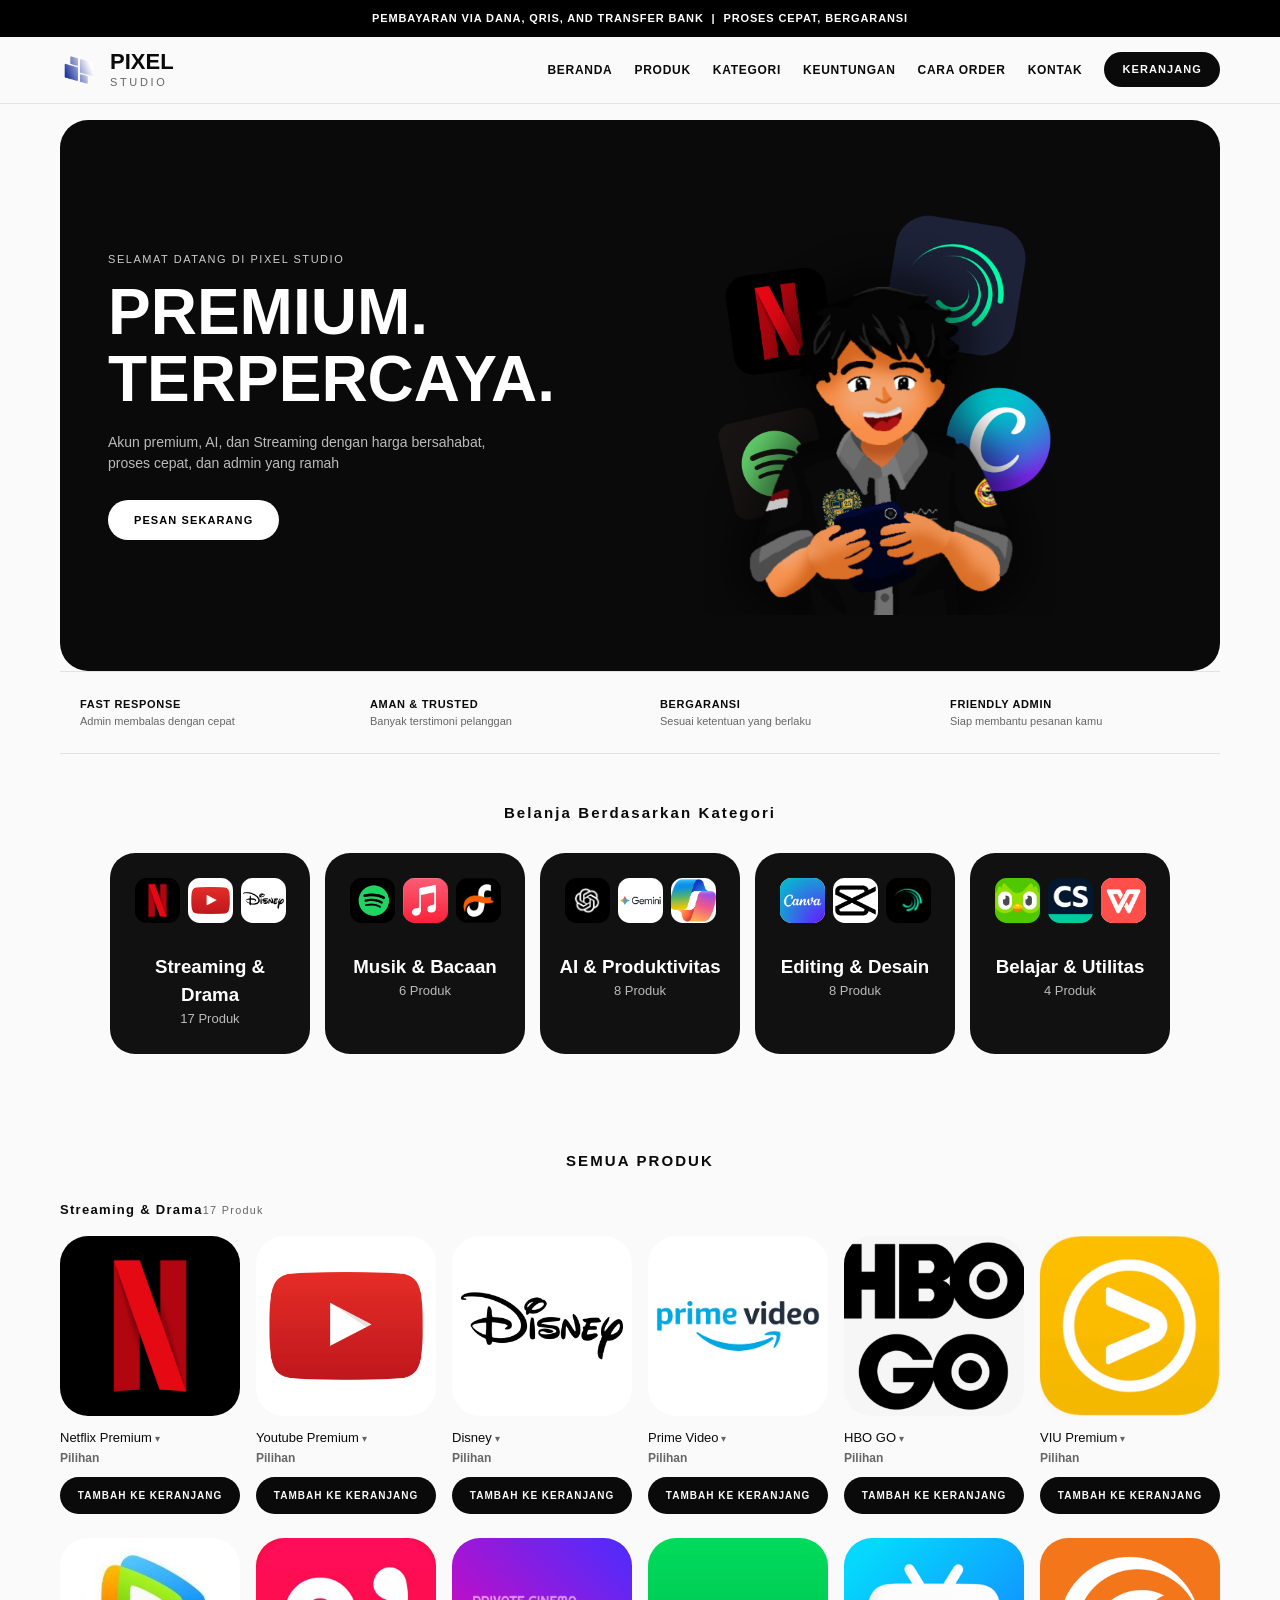
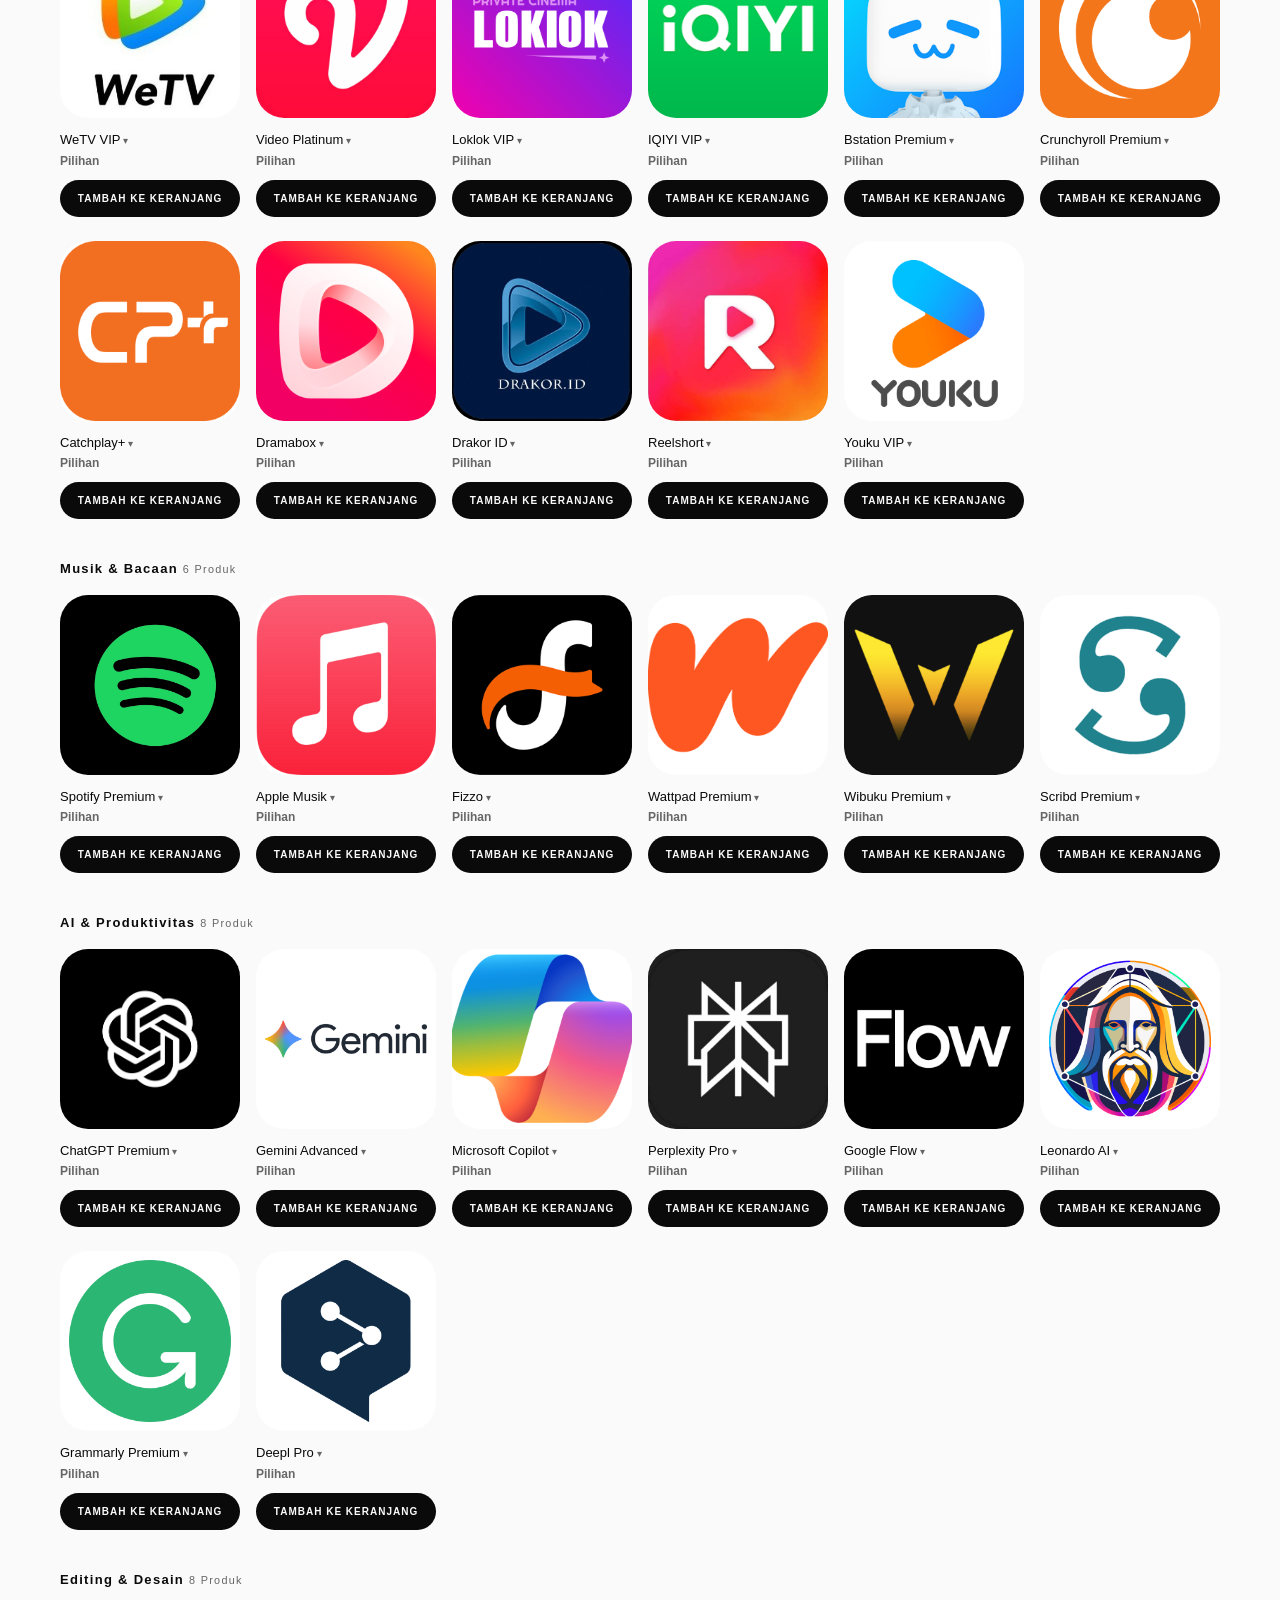
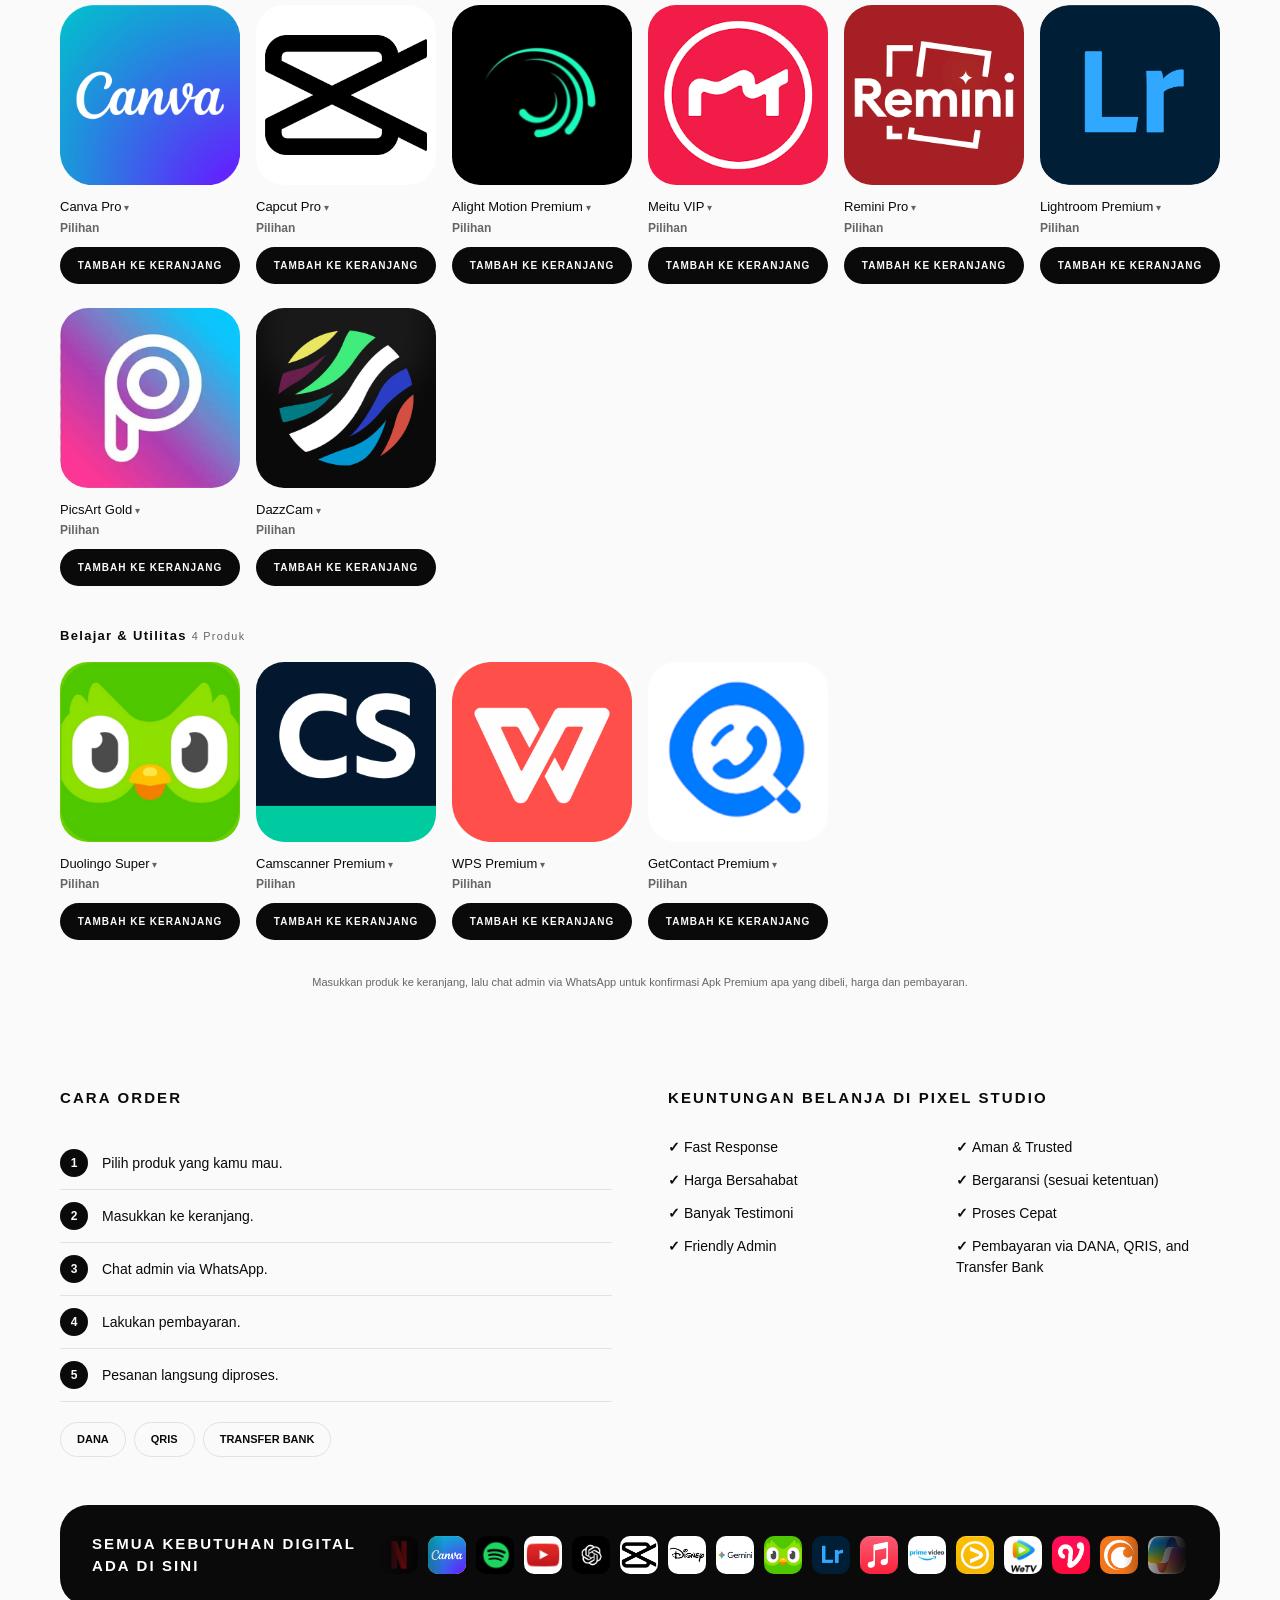
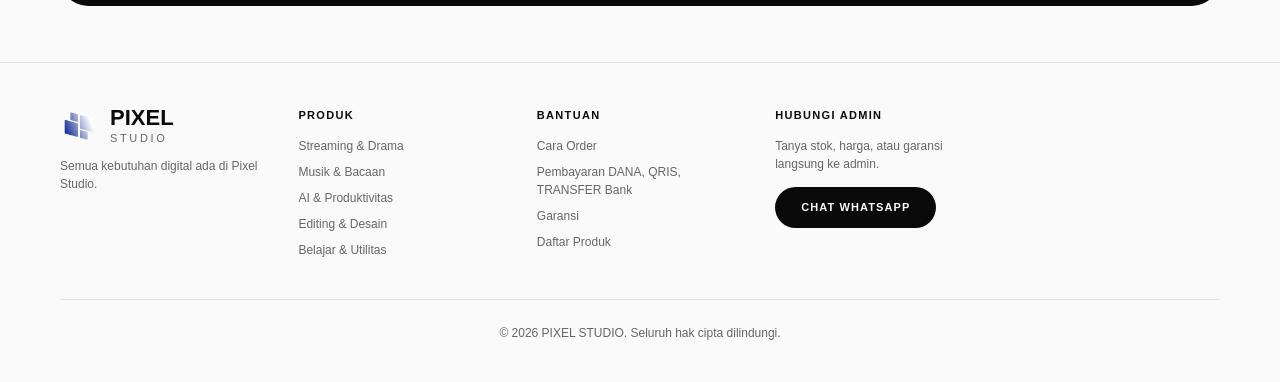
<file: pixel_studio.html>
<!DOCTYPE html>
<html lang="id">
<head>
    <meta charset="UTF-8">
    <meta name="viewport" content="width=device-width, initial-scale=1.0">
    <title>Pixel Studio - Akun Premium & Aplikasi Digital</title>
    <link rel="icon" type="png" href="img/logo-toko.png">
    <link rel="stylesheet" href="desain.css">
</head>
<body id="atas">
    <p class="topbar">PEMBAYARAN VIA DANA, QRIS, AND TRANSFER BANK &nbsp;|&nbsp; PROSES CEPAT, BERGARANSI</p>
    <input type="checkbox" id="buka-keranjang">
    <header>
        <a href="#atas" class="brand">
            <img src="img/logo-toko.png" alt="Pixel Studio">
            <b>PIXEL<small>STUDIO</small></b>
        </a>
        <nav>
            <a href="#atas">BERANDA</a>
            <a href="#produk">PRODUK</a>
            <a href="#kategori">KATEGORI</a>
            <a href="#keuntungan">KEUNTUNGAN</a>
            <a href="#order">CARA ORDER</a>
            <a href="#kontak">KONTAK</a>
            <label for="buka-keranjang">KERANJANG</label>
        </nav>
    </header>
    <main>
        <!--TAMPILAN UTAMA-->
        <section class="banner">
            <div>
                <p class="kicker">SELAMAT DATANG DI PIXEL STUDIO</p>
                <h1>PREMIUM.<br>TERPERCAYA.</h1>
                <p>Akun premium, AI, dan Streaming dengan harga bersahabat, proses cepat, dan admin yang ramah</p>
                <a class="btn putih" href="#produk">PESAN SEKARANG</a>
            </div>
            <div class="collage">
                <img src="img/Desain.png" alt="Karakter Pixel Studio">
            </div>
        </section>
        <!--KEUNTUNGAN-->
        <section class="fitur" id="keuntungan">
            <div>
                <h3>FAST RESPONSE</h3>
                <p>Admin membalas dengan cepat</p>
            </div>
            <div>
                <h3>AMAN & TRUSTED</h3>
                <p>Banyak terstimoni pelanggan</p>
            </div>
            <div>
                <h3>BERGARANSI</h3>
                <p>Sesuai ketentuan yang berlaku</p>
            </div>
            <div>
                <h3>FRIENDLY ADMIN</h3>
                <p>Siap membantu pesanan kamu</p>
            </div>
        </section>
        <!--KATEGORI-->
        <section id="kategori">
            <h2>Belanja Berdasarkan Kategori</h2>
            <div class="kategori">
                <a href="#stream" class="kotak-kategori">
                <div>
                    <img src="img/Netflix.png" alt="netflix">
                    <img src="img/youtube.png" alt="youtube">
                    <img src="img/disney.png" alt="disney">
                </div>
                <h3>Streaming & Drama</h3>
                <p>17 Produk</p>
                </a>
                <a href="#musik" class="kotak-kategori">
                    <div>
                        <img src="img/spotify.jpg" alt="spotify">
                        <img src="img/apple-music.png" alt="Apple Musik">
                        <img src="img/fizzo.png" alt="Fizzo">
                    </div>
                    <h3>Musik & Bacaan</h3>
                    <p>6 Produk</p>
                </a>
                <a href="#ai" class="kotak-kategori">
                    <div>
                        <img src="img/chatgpt.webp" alt="chatgpt">
                        <img src="img/gemini.png" alt="gemini">
                        <img src="img/copilot.png" alt="copilot">
                    </div>
                    <h3>AI & Produktivitas</h3>
                    <p>8 Produk</p>
                </a>
                <a href="#edit" class="kotak-kategori">
                    <div>
                        <img src="img/canva.png" alt="canva">
                        <img src="img/capcut.png" alt="capcut">
                        <img src="img/alight-motion.jpg" alt="alight-motion">
                    </div>
                    <h3>Editing & Desain</h3>
                    <p>8 Produk</p>
                </a>
                <a href="#belajar" class="kotak-kategori">
                    <div>
                        <img src="img/duolingo.png" alt="dualingo">
                        <img src="img/camscanner.png" alt="camscanner">
                        <img src="img/wps.png" alt="wps">
                    </div>
                    <h3>Belajar & Utilitas</h3>
                    <p>4 Produk</p>
                </a>
            </div>
        </section>

        <!--Semua Produk-->
        <section id="produk">
            <h2>SEMUA PRODUK</h2>
            <div id="katalog">
<h3 id="stream">Streaming & Drama<small>17 Produk</small></h3>
<div class="grid">
    <article>
        <input type="checkbox" id="p1" class="pilih">
        <details>
            <summary><img src="img/Netflix.png" alt="netflix premium"><h4>Netflix Premium</h4><p>Pilihan</p></summary>
            <p>3 Hari | 7 Hari <br>1 Bulan | 1 Tahun</p>
        </details>
        <label for="p1"></label>
    </article>
    <article>
        <input type="checkbox" id="p2" class="pilih">
        <details>
            <summary><img src="img/youtube.png" alt="youtube premium"><h4>Youtube Premium</h4><p>Pilihan</p></summary>
            <p>1 Bulan | 1 Tahun</p>
        </details>
        <label for="p2"></label>
    </article>
    <article>
        <input type="checkbox" id="p3" class="pilih">
        <details>
            <summary><img src="img/disney.png" alt="disney"><h4>Disney</h4><p>Pilihan</p></summary>
            <p>isi Deskripsi</p>
        </details>
        <label for="p3"></label>
    </article>
    <article>
        <input type="checkbox" id="p4" class="pilih">
        <details>
            <summary><img src="img/prime-video.png" alt="prime-video"><h4>Prime Video</h4><p>Pilihan</p></summary>
            <p>1 Bulan | 6 Bulan <br> 1 Tahun</p>
        </details>
        <label for="p4"></label>
    </article>
    <article>
        <input type="checkbox" id="p5" class="pilih">
        <details>
            <summary><img src="img/hbo-go.png" alt="hbo go"><h4>HBO GO</h4><p>Pilihan</p></summary>
            <p>1 Bulan | 1 Tahun</p>
        </details>
        <label for="p5"></label>
    </article>
    <article>
        <input type="checkbox" id="p6" class="pilih">
        <details>
            <summary><img src="img/viu.png" alt="viu premium"><h4>VIU Premium</h4><p>Pilihan</p></summary>
            <p>1 Bulan | 1 Tahun</p>
        </details>
        <label for="p6"></label>
    </article>
    <article>
        <input type="checkbox" id="p7" class="pilih">
        <details>
            <summary><img src="img/wetv.jpg" alt="wetv vip"><h4>WeTV VIP</h4><p>Pilihan</p></summary>
            <p>1 Bulan | 1 Tahun</p>
        </details>
        <label for="p7"></label>
    </article>
    <article>
        <input type="checkbox" id="p8" class="pilih">
        <details>
            <summary><img src="img/vidio.png" alt="vidio platinum"><h4>Video Platinum</h4><p>Pilihan</p></summary>
            <p>1 Bulan | 1 Tahun</p>
        </details>
        <label for="p8"></label>
    </article>
    <article>
        <input type="checkbox" id="p9" class="pilih">
        <details>
            <summary><img src="img/loklok.png" alt="loklok VIP"><h4>Loklok VIP</h4><p>Pilihan</p></summary>
            <p>1 Bulan | 1 Tahun</p>
        </details>
        <label for="p9"></label>
    </article>
    <article>
        <input type="checkbox" id="p10" class="pilih">
        <details>
            <summary><img src="img/iqiyi.png" alt="iqiyi vip"><h4>IQIYI VIP</h4><p>Pilihan</p></summary>
            <p>1 Bulan | 1 Tahun</p>
        </details>
        <label for="p10"></label>
    </article>
    <article>
        <input type="checkbox" id="p11" class="pilih">
        <details>
            <summary><img src="img/bstation.png" alt="bstation premium"><h4>Bstation Premium</h4><p>Pilihan</p></summary>
            <p>1 Bulan | 1 Tahun</p>
        </details>
        <label for="p11"></label>
    </article>
    <article>
        <input type="checkbox" id="p12" class="pilih">
        <details>
            <summary><img src="img/crunchyroll.png" alt="crunchyroll premium"><h4>Crunchyroll Premium</h4><p>Pilihan</p></summary>
            <p>1 Bulan | 1 Tahun</p>
        </details>
        <label for="p12"></label>
    </article>
    <article>
        <input type="checkbox" id="p13" class="pilih">
        <details>
            <summary><img src="img/catchplay.png" alt="catchplay+"><h4>Catchplay+</h4><p>Pilihan</p></summary>
            <p>1 Bulan | 1 Tahun</p>
        </details>
        <label for="p13"></label>
    </article>
    <article>
        <input type="checkbox" id="p14" class="pilih">
        <details>
            <summary><img src="img/dramabox.image" alt="dramabox"><h4>Dramabox</h4><p>Pilihan</p></summary>
            <p>1 Bulan | 1 Tahun</p>
        </details>
        <label for="p14"></label>
    </article>
    <article>
        <input type="checkbox" id="p15" class="pilih">
        <details>
            <summary><img src="img/drakor-id.jpg" alt="drakor-id"><h4>Drakor ID</h4><p>Pilihan</p></summary>
            <p>1 Bulan | 1 Tahun</p>
        </details>
        <label for="p15"></label>
    </article>
    <article>
        <input type="checkbox" id="p16" class="pilih">
        <details>
            <summary><img src="img/reelshort.jpg" alt="reelshort"><h4>Reelshort</h4><p>Pilihan</p></summary>
            <p>1 Bulan | 1 Tahun</p>
        </details>
        <label for="p16"></label>
    </article>
    <article>
        <input type="checkbox" id="p17" class="pilih">
        <details>
            <summary><img src="img/youku.png" alt="youku vip"><h4>Youku VIP</h4><p>Pilihan</p></summary>
            <p>1 Bulan | 1 Tahun</p>
        </details>
        <label for="p17"></label>
    </article>
</div>

<h3 id="musik">Musik & Bacaan <small>6 Produk</small></h3>
<div class="grid">
    <article>
        <input type="checkbox" id="p18" class="pilih">
        <details>
            <summary><img src="img/spotify.jpg" alt="spotify premium"><h4>Spotify Premium</h4><p>Pilihan</p></summary>
            <p>1 Bulan | 1 Tahun</p>
        </details>
        <label for="p8"></label>
    </article>
    <article>
        <input type="checkbox" id="p19" class="pilih">
        <details>
            <summary><img src="img/apple-music.png" alt="apple-musik"><h4>Apple Musik</h4><p>Pilihan</p></summary>
            <p>1 Bulan | 1 Tahun</p>
        </details>
        <label for="p19"></label>
    </article>
    <article>
        <input type="checkbox" id="p20" class="pilih">
        <details>
            <summary><img src="img/fizzo.png" alt="fizzo"><h4>Fizzo</h4><p>Pilihan</p></summary>
            <p>1 Bulan | 1 Tahun</p>
        </details>
        <label for="p20"></label>
    </article>
    <article>
        <input type="checkbox" id="p21" class="pilih">
        <details>
            <summary><img src="img/wattpad.png" alt="wattpad premium"><h4>Wattpad Premium</h4><p>Pilihan</p></summary>
            <p>1 Bulan | 1 Tahun</p>
        </details>
        <label for="p21"></label>
    </article>
    <article>
        <input type="checkbox" id="p22" class="pilih">
        <details>
            <summary><img src="img/wibuku.png" alt="wibuku premium"><h4>Wibuku Premium</h4><p>Pilihan</p></summary>
            <p>1 Bulan | 1 Tahun</p>
        </details>
        <label for="p22"></label>
    </article>
    <article>
        <input type="checkbox" id="p23" class="pilih">
        <details>
            <summary><img src="img/scribd.png" alt="scribd premium"><h4>Scribd Premium</h4><p>Pilihan</p></summary>
            <p>1 Bulan | 1 Tahun</p>
        </details>
        <label for="p23"></label>
    </article>
</div>

<h3 id="ai">AI & Produktivitas <small>8 Produk</small></h3>
<div class="grid">
    <article>
        <input type="checkbox" id="p24" class="pilih">
        <details>
            <summary><img src="img/chatgpt.webp" alt="chatgpt premium"><h4>ChatGPT Premium</h4><p>Pilihan</p></summary>
            <p>1 Bulan | 1 Tahun</p>
        </details>
        <label for="p24"></label>
    </article>
    <article>
        <input type="checkbox" id="p25" class="pilih">
        <details>
            <summary><img src="img/gemini.png" alt="Gemini Advanced"><h4>Gemini Advanced</h4><p>Pilihan</p></summary>
            <p>1 Bulan | 1 Tahun</p>
        </details>
        <label for="p25"></label>
    </article>
    <article>
        <input type="checkbox" id="p26" class="pilih">
        <details>
            <summary><img src="img/copilot.png" alt="microsoft copilot"><h4>Microsoft Copilot</h4><p>Pilihan</p></summary>
            <p>1 Bulan | 1 Tahun</p>
        </details>
        <label for="p26"></label>
    </article>
    <article>
        <input type="checkbox" id="p27" class="pilih">
        <details>
            <summary><img src="img/perplexity.png" alt="perplexity pro"><h4>Perplexity Pro</h4><p>Pilihan</p></summary>
            <p>1 Bulan | 1 Tahun</p>
        </details>
        <label for="p27"></label>
    </article>
    <article>
        <input type="checkbox" id="p28" class="pilih">
        <details>
            <summary><img src="img/google-flow.png" alt="google flow"><h4>Google Flow</h4><p>Pilihan</p></summary>
            <p>1 Bulan | 1 Tahun</p>
        </details>
        <label for="p28"></label>
    </article>
    <article>
        <input type="checkbox" id="p29" class="pilih">
        <details>
            <summary><img src="img/leonardo-ai.png" alt="Leornardo AI"><h4>Leonardo AI</h4><p>Pilihan</p></summary>
            <p>1 Bulan | 1 Tahun</p>
        </details>
        <label for="p29"></label>
    </article>
    <article>
        <input type="checkbox" id="p30" class="pilih">
        <details>
            <summary><img src="img/grammarly.png" alt="Grammarly Premium"><h4>Grammarly Premium</h4><p>Pilihan</p></summary>
            <p>1 Bulan | 1 Tahun</p>
        </details>
        <label for="p30"></label>
    </article>
    <article>
        <input type="checkbox" id="p31" class="pilih">
        <details>
            <summary><img src="img/deepl.png" alt="Deepl Pro"><h4>Deepl Pro</h4><p>Pilihan</p></summary>
            <p>1 Bulan | 1 Tahun</p>
        </details>
        <label for="p31"></label>
    </article>
</div>

<h3 id="edit">Editing & Desain <small>8 Produk</small></h3>
<div class="grid">
    <article>
        <input type="checkbox" id="p32" class="pilih">
        <details>
            <summary><img src="img/canva.png" alt="Canva Pro"><h4>Canva Pro</h4><p>Pilihan</p></summary>
            <p>1 Bulan | 1 Tahun</p>
        </details>
        <label for="p32"></label>
    </article>
    <article>
        <input type="checkbox" id="p33" class="pilih">
        <details>
            <summary><img src="img/capcut.png" alt="Capcut Pro"><h4>Capcut Pro</h4><p>Pilihan</p></summary>
            <p>1 Bulan | 1 Tahun</p>
        </details>
        <label for="p33"></label>
    </article>
    <article>
        <input type="checkbox" id="p34" class="pilih">
        <details>
            <summary><img src="img/alight-motion.jpg" alt="Alight Motion Premium"><h4>Alight Motion Premium</h4><p>Pilihan</p></summary>
            <p>1 Bulan | 1 Tahun</p>
        </details>
        <label for="p34"></label>
    </article>
    <article>
        <input type="checkbox" id="p35" class="pilih">
        <details>
            <summary><img src="img/meitu.webp" alt="Meitu VIP"><h4>Meitu VIP</h4><p>Pilihan</p></summary>
            <p>1 Bulan | 1 Tahun</p>
        </details>
        <label for="p35"></label>
    </article>
    <article>
        <input type="checkbox" id="p36" class="pilih">
        <details>
            <summary><img src="img/remini.png" alt="Remini Pro"><h4>Remini Pro</h4><p>Pilihan</p></summary>
            <p>1 Bulan | 1 Tahun</p>
        </details>
        <label for="p36"></label>
    </article>
    <article>
        <input type="checkbox" id="p37" class="pilih">
        <details>
            <summary><img src="img/lightroom.png" alt="Lightroom Premium"><h4>Lightroom Premium</h4><p>Pilihan</p></summary>
            <p>1 Bulan | 1 Tahun</p>
        </details>
        <label for="p37"></label>
    </article>
    <article>
        <input type="checkbox" id="p38" class="pilih">
        <details>
            <summary><img src="img/picsart.jpg" alt="PicsArt Gold"><h4>PicsArt Gold</h4><p>Pilihan</p></summary>
            <p>1 Bulan | 1 Tahun</p>
        </details>
        <label for="p38"></label>
    </article>
    <article>
        <input type="checkbox" id="p39" class="pilih">
        <details>
            <summary><img src="img/dazzcam.jpg" alt="DazzCam"><h4>DazzCam</h4><p>Pilihan</p></summary>
            <p>1 Bulan | 1 Tahun</p>
        </details>
        <label for="p39"></label>
    </article>
</div>

<h3 id="belajar">Belajar & Utilitas <small>4 Produk</small></h3>
<div class="grid">
    <article>
        <input type="checkbox" id="p40" class="pilih">
        <details>
            <summary><img src="img/duolingo.png" alt="Duolingo Super"><h4>Duolingo Super</h4><p>Pilihan</p></summary>
            <p>1 Bulan | 1 Tahun</p>
        </details>
        <label for="p40"></label>
    </article>
    <article>
        <input type="checkbox" id="p41" class="pilih">
        <details>
            <summary><img src="img/camscanner.png" alt="Camscanner Premium"><h4>Camscanner Premium</h4><p>Pilihan</p></summary>
            <p>1 Bulan | 1 Tahun</p>
        </details>
        <label for="p41"></label>
    </article>
    <article>
        <input type="checkbox" id="p42" class="pilih">
        <details>
            <summary><img src="img/wps.png" alt="WPS Premium"><h4>WPS Premium</h4><p>Pilihan</p></summary>
            <p>1 Bulan | 1 Tahun</p>
        </details>
        <label for="p42"></label>
    </article>
    <article>
        <input type="checkbox" id="p43" class="pilih">
        <details>
            <summary><img src="img/getcontact.png" alt="GetContact Premium"><h4>GetContact Premium</h4><p>Pilihan</p></summary>
            <p>1 Bulan | 1 Tahun</p>
        </details>
        <label for="p43"></label>
    </article>
</div>
            </div>
            <p class="note">Masukkan produk ke keranjang, lalu chat admin via WhatsApp untuk konfirmasi Apk Premium apa yang dibeli, harga dan pembayaran.</p>
        </section>

        <!--ORDER-->
        <section class="order" id="order">
            <div>
                <h2>CARA ORDER</h2>
                <ol class="langkah">
                    <li>Pilih produk yang kamu mau.</li>
                    <li>Masukkan ke keranjang.</li>
                    <li>Chat admin via WhatsApp.</li>
                    <li>Lakukan pembayaran.</li>
                    <li>Pesanan langsung diproses.</li>
                </ol>
                <p class="bayar"><span>DANA</span><span>QRIS</span><span>TRANSFER BANK</span></p>
            </div>
            <!--KEUNTUNGAN BAGIAN BAWAH-->
            <div>
                <h2>KEUNTUNGAN BELANJA DI PIXEL STUDIO</h2>
                <ul class="cek">
                    <li>Fast Response</li>
                    <li>Aman & Trusted</li>
                    <li>Harga Bersahabat</li>
                    <li>Bergaransi (sesuai ketentuan)</li>
                    <li>Banyak Testimoni</li>
                    <li>Proses Cepat</li>
                    <li>Friendly Admin</li>
                    <li>Pembayaran via DANA, QRIS, and Transfer Bank</li>
                </ul>
            </div>
        </section>


        <!--ANIMASI APK BERGERAK-->
        <section class="strip">
            <h2>SEMUA KEBUTUHAN DIGITAL<br>ADA DI SINI</h2>
            <div class="marquee">
                <div class="jalur">
                    <div class="grup">
                        <img src="img/Netflix.png" alt="Netflix Premium">
                        <img src="img/canva.png" alt="Canva Pro">
                        <img src="img/spotify.jpg" alt="Spotify Premium">
                        <img src="img/youtube.png" alt="Youtube Premium">
                        <img src="img/chatgpt.webp" alt="ChatGPT Premium">
                        <img src="img/capcut.png" alt="Capcut Premium">
                        <img src="img/disney.png" alt="Disney+">
                        <img src="img/gemini.png" alt="Gemini Advanced">
                        <img src="img/duolingo.png" alt="Duolingo Super">
                        <img src="img/lightroom.png" alt="Lightroom Premium">
                        <img src="img/apple-music.png" alt="Apple Musik">
                        <img src="img/prime-video.png" alt="Prime Video">
                        <img src="img/viu.png" alt="VIU Premium">
                        <img src="img/wetv.jpg" alt="WeTV VIP">
                        <img src="img/vidio.png" alt="Video Platinum">
                        <img src="img/crunchyroll.png" alt="Crunchyroll Premium">
                        <img src="img/copilot.png" alt="Microsoft Copilot Pro">
                        <img src="img/perplexity.png" alt="Perplexity Pro">
                        <img src="img/grammarly.png" alt="Grammarly Premium">
                        <img src="img/deepl.png" alt="DeepL Pro">
                        <img src="img/alight-motion.jpg" alt="Alight Motion Premium">
                        <img src="img/picsart.jpg" alt="PicsArt Gold">
                        <img src="img/wps.png" alt="WPS Premium">
                        <img src="img/camscanner.png" alt="CamScanner Premium">
                    </div>
                    
                    <div class="grup" aria-hidden="true">
                        <img src="img/Netflix.png" alt="Netflix Premium">
                        <img src="img/canva.png" alt="Canva Pro">
                        <img src="img/spotify.jpg" alt="Spotify Premium">
                        <img src="img/youtube.png" alt="Youtube Premium">
                        <img src="img/chatgpt.webp" alt="ChatGPT Premium">
                        <img src="img/capcut.png" alt="Capcut Premium">
                        <img src="img/disney.png" alt="Disney+">
                        <img src="img/gemini.png" alt="Gemini Advanced">
                        <img src="img/duolingo.png" alt="Duolingo Super">
                        <img src="img/lightroom.png" alt="Lightroom Premium">
                        <img src="img/apple-music.png" alt="Apple Musik">
                        <img src="img/prime-video.png" alt="Prime Video">
                        <img src="img/viu.png" alt="VIU Premium">
                        <img src="img/wetv.jpg" alt="WeTV VIP">
                        <img src="img/vidio.png" alt="Video Platinum">
                        <img src="img/crunchyroll.png" alt="Crunchyroll Premium">
                        <img src="img/copilot.png" alt="Microsoft Copilot Pro">
                        <img src="img/perplexity.png" alt="Perplexity Pro">
                        <img src="img/grammarly.png" alt="Grammarly Premium">
                        <img src="img/deepl.png" alt="DeepL Pro">
                        <img src="img/alight-motion.jpg" alt="Alight Motion Premium">
                        <img src="img/picsart.jpg" alt="PicsArt Gold">
                        <img src="img/wps.png" alt="WPS Premium">
                        <img src="img/camscanner.png" alt="CamScanner Premium">
                    </div>
                </div>
            </div>
        </section>
    </main>

    <footer id="kontak">
        <div>
            <a href="#atas" class="brand"><img src="img/logo-toko.png" alt="Pixel Studio">
            <b>PIXEL <small>STUDIO</small></b></a>
            <p>Semua kebutuhan digital ada di Pixel Studio.</p>
        </div>
        <div>
            <h5>PRODUK</h5>
            <ul>
                <li><a href="#stream">Streaming & Drama</a></li>
                <li><a href="#musik">Musik & Bacaan</a></li>
                <li><a href="ai">AI & Produktivitas</a></li>
                <li><a href="#edit">Editing & Desain</a></li>
                <li><a href="#belajar">Belajar & Utilitas</a></li>
            </ul>
        </div>
        <div>
            <h5>BANTUAN</h5>
            <ul>
                <li><a href="#order">Cara Order</a></li>
                <li>Pembayaran DANA, QRIS, TRANSFER Bank</li>
                <li>Garansi</li>
                <li><a href="#produk">Daftar Produk</a></li>
            </ul>
        </div>
        <div>
            <h5>HUBUNGI ADMIN</h5>
            <p>Tanya stok, harga, atau garansi langsung ke admin.</p>
            <a class="btn" href="https://wa.me/62881080888213?text=Halo%20Pixel%20Studio%2C%20saya%20mau%20tanya%20produk." target="_blank">CHAT WHATSAPP</a>
        </div>
        <p class="hak"> &copy; 2026 PIXEL STUDIO. Seluruh hak cipta dilindungi.</p>
    </footer>

    <!--KERANJANG-->
    <aside>
        <div class="drawer-atas"><b>KERANJANG (<span></span>)</b><label for="buka-keranjang">TUTUP</label></div>
        <ul>
            <li class="kosong">Keranjang masih kosong.</li>
            <li id="k1">Netflix Premium <label for="p1">Hapus</label></li>
            <li id="k2">Youtube Premium <label for="p2">Hapus</label></li>
            <li id="k3">Disney+ <label for="p3">Hapus</label></li>
            <li id="k4">Prime Video <label for="p4">Hapus</label></li>
            <li id="k5">HBO GO<label for="p5">Hapus</label></li>
            <li id="k6">VIU Premium <label for="p6">Hapus</label></li>
            <li id="k7">WeTV VIP <label for="p7">Hapus</label></li>
            <li id="k8">Vidio Platinum <label for="p8">Hapus</label></li>
            <li id="k9">LokLok VIP <label for="p9">Hapus</label></li>
            <li id="k10">iQIYI VIP <label for="p10">Hapus</label></li>
            <li id="k11">Bstation Premium<label for="p11">Hapus</label></li>
            <li id="k12">Crunchyroll Premium<label for="p12">Hapus</label></li>
            <li id="k13">Catchplay+<label for="p13">Hapus</label></li>
            <li id="k14">Dramabox<label for="p14">Hapus</label></li>
            <li id="k15">Drakor ID<label for="p15">Hapus</label></li>
            <li id="k16">ReelShort<label for="p16">Hapus</label></li>
            <li id="k17">Youku VIP<label for="p17">Hapus</label></li>
            <li id="k18">Spotify Premium<label for="p18">Hapus</label></li>
            <li id="k19">Apple Music<label for="p19">Hapus</label></li>
            <li id="k20">Fizzo<label for="p20">Hapus</label></li>
            <li id="k21">Wattpad Premium<label for="p21">Hapus</label></li>
            <li id="k22">Wibuku Premium<label for="p22">Hapus</label></li>
            <li id="k23">Scribd Premium<label for="p23">Hapus</label></li>
            <li id="k24">ChatGPT Premium<label for="p24">Hapus</label></li>
            <li id="k25">Gemini Advanced<label for="p25">Hapus</label></li>
            <li id="k26">Microsoft Copilot Pro<label for="p26">Hapus</label></li>
            <li id="k27">Perplexity Pro<label for="p27">Hapus</label></li>
            <li id="k28">Google Flow<label for="p28">Hapus</label></li>
            <li id="k29">Leonardo AI<label for="p29">Hapus</label></li>
            <li id="k30">Grammarly Premium<label for="p30">Hapus</label></li>
            <li id="k31">DeepL Pro<label for="p13">Hapus</label></li>
            <li id="k32">Canva Pro<label for="p23">Hapus</label></li>
            <li id="k33">CapCut Pro<label for="p33">Hapus</label></li>
            <li id="k34">Alight Motion Premium<label for="p34">Hapus</label></li>
            <li id="k35">Meitu VIP<label for="p35">Hapus</label></li>
            <li id="k36">Remini Pro<label for="p36">Hapus</label></li>
            <li id="k37">Lightroom Premium<label for="p37">Hapus</label></li>
            <li id="k38">PicsArt Gold<label for="p38">Hapus</label></li>
            <li id="k39">DazzCam<label for="p39">Hapus</label></li>
            <li id="k40">Duolingo Super<label for="p40">Hapus</label></li>
            <li id="k41">CamScanner Premium<label for="p41">Hapus</label></li>
            <li id="k42">WPS Premium<label for="p42">Hapus</label></li>
            <li id="k43">GetContact Premium<label for="p43">Hapus</label></li>
        </ul>
        <p>Sebutkan nama produk yang dpilih saat chat admin. Pembayaran via DANA, QRIS, dan TRANSFER BANK</p>
        <a class="btn" href="https://wa.me/62881080888213?text=Halo%20Pixel%20Studio%2C%20saya%20mau%20pesan%20produk%20dari%20keranjang%20saya." target="_blank">CHAT ADMIN VIA WHATSAPP</a>
    </aside>
</body>
</html>
</file>
<file: desain.css>
/* WARNA DAN DASAR */
* {
  box-sizing: border-box;
  margin: 0;
  padding: 0;
}

html {
  scroll-behavior: smooth;
  scroll-padding-top: 90px;
}

body {

  font-family: 'Montserrat', Arial, sans-serif;

  font-family: 'Montserrat', Arial, sans-serif;

  background: #fafafa;
  color: #0a0a0a;
  line-height: 1.5;
}

a {
  color: inherit;
  text-decoration: none;
}

ul, ol {
  list-style: none;
}

button {
  font: inherit;
  cursor: pointer;
  border: 0;
  background: none;
  color: inherit;
}

h2 {
  font-size: 15px;
  letter-spacing: .14em;
  text-align: center;
  margin-bottom: 28px;
}

/*Lebar Halaman*/
main {
  max-width: 1200px;
  margin: 0 auto;
  padding: 0 20px;
}

main > section {
  padding: 48px 0;
}

/* Tombol Bulat*/
.btn {
  display: inline-block;
  padding: 12px 26px;
  border-radius: 999px;
  background: #0a0a0a;
  color: #fafafa;
  font-size: 11px;
  font-weight: 700;
  letter-spacing: .1em;
  text-align: center;
}

.putih {
  background: #fff;
  color: #000;
}

/*TOP BAR MENU*/
.topbar {
  background: #000;
  color: #fff;
  text-align: center;
  font-size: 11px;
  font-weight: 700;
  letter-spacing: .08em;
  padding: 10px;
}

header, footer {
  padding-inline: max(20px, calc((100% - 1160px) / 2));
}

header {
  position: sticky;
  top: 0;
  z-index: 5;
  background: #fafafa;
  border-bottom: 1px solid #e2e2e2;
  display: flex;
  flex-wrap: wrap;
  align-items: center;
  justify-content: space-between;
  gap: 12px 24px;
  padding-block: 14px;
}

.brand {
  display: flex;
  align-items: center;
  gap: 12px;
}

.brand img {
  background: none;
  height: 38px;
  max-width: 140px;
  object-fit: contain;
  border-radius: 0;
} 

.brand b {
  font-size: 22px;
  line-height: 1;
}

.brand small {
  display: block;
  margin-top: 4px;
  font-size: 11px;
  font-weight: 500;
  letter-spacing: .24em;
  color: #666;
}

nav {
  display: flex;
  align-items: center;
  gap: 22px;
  font-size: 12px;
  font-weight: 600;
  letter-spacing: .06em;
  overflow-x: auto;
  white-space: nowrap;
}

nav label {
  cursor: pointer;
  background: #0a0a0a;
  color: #fafafa;
  padding: 9px 18px;
  border-radius: 999px;
  font-size: 11px;
  font-weight: 700;
  letter-spacing: .1em;
}

/*Penanda isi keranjang*/
body:has(.pilih:checked) nav label::after {
  content: " •";
}

/*Hero*/
.banner {
  display: flex;
  flex-wrap: wrap;
  align-items: center;
  justify-content: space-between;
  gap: 32px;
  margin-top: 16px;
  padding: 56px 48px;
  border-radius: 28px;
  background: #0a0a0a;
  color: #fff;
  overflow: hidden;
}

.kicker {
  font-size: 11px;
  letter-spacing: .14em;
  color: #ccc;
}

.banner h1 {
  font-size: clamp(36px, 6vw, 64px);
  line-height: 1.05;
  margin: 12px 0 18px;
}

.banner p:not(.kicker) {
  max-width: 420px;
  color: #bbb;
  font-size: 14px;
  margin-bottom: 26px;
}

/*Karakter*/
.collage {
  display: flex;
  justify-content: center;
  margin: 0 auto;
}

.collage img {
  width: auto;
  height: auto;
  max-width: 100%;
  max-height: 440px;
  object-fit: contain;
  border-radius: 0;
  background: none;
}

/*Gambar APP*/
img {
  display: block;
  object-fit: cover;
  border-radius: 26%;
  background: white;
  color: #666;
  font-size: 10px;
  text-align: center;
}

/*Keuntungan dan Kategori*/
.fitur {
  display: grid;
  grid-template-columns: repeat(auto-fit, minmax(220px, 1fr));
  border-block: 1px solid #e2e2e2;
  padding: 0;
}

.fitur div {
  padding: 24px 20px;
}

.fitur h3 {
  font-size: 11px; 
  letter-spacing: .06em;
}

.fitur p {
  font-size: 11px;
  color: #666;
}

.kategori {
  display: flex;
  flex-wrap: wrap;
  gap: 15px;
  justify-content: center;
}

.kotak-kategori {
  background-color: #111;
  color: white;
  width: 200px;
  padding: 25px 15px;
  border-radius: 25px;
  text-align: center;
}

.kotak-kategori:hover {
  background-color: #333;
}

.kotak-kategori img {
  width: 45px;
  height: 45px;
  margin: 0 2px 15px 2px;
}

.kotak-kategori p {
  font-size: 13px;
  color: #bbb;
}

.kotak-kategori div {
  display: flex;
  justify-content: center;
  gap: 4px;
  margin-bottom: 15px;
}

/* Kartu Produk */
.grid {
  display: grid;
  grid-template-columns: repeat(auto-fill, minmax(160px, 1fr));
  gap: 24px 16px;
}

#katalog h3 {
  font-size: 13px;
  letter-spacing: .1em;
  margin: 40px 0 16px;
}

#katalog h3:first-child {
  margin-top: 0;
}

#katalog h3 small {
  color: #666;
  font-weight: 500;
}

#katalog summary {
  cursor: pointer;
  list-style: none;
}

#katalog summary::-webkit-details-marker {
  display: none;
}

#katalog summary img {
  width: 100%;
  height: auto;
  aspect-ratio: 1;
  border-radius: 28px;
  transition: transform .3s;
}

#katalog article:hover img {
  transform: scale(1.03);
}

#katalog h4 {
  font-size: 13px;
  font-weight: 500;
  margin: 12px 0 2px;
}

#katalog h4::after {
  content: " ▾";
  font-size: 10px;
  color: #666;
}

#katalog details[open] h4::after {
  content: " ▴";
}

summary p {
  font-size: 12px;
  font-weight: 600;
  color: #666;
  margin-bottom: 10px;
}

details > p {
  font-size: 12px;
  line-height: 1.6;
  color: #666;
  background: #eee;
  border-radius: 16px;
  padding: 12px 14px;
  margin-bottom: 10px;
  white-space: pre-line;
}

/* Tombol Tambah */
#katalog label {
  display: block;
  cursor: pointer;
  padding: 11px 8px;
  border-radius: 999px;
  background: #0a0a0a;
  color: #fafafa;
  text-align: center;
  font-size: 10px;
  font-weight: 700;
  letter-spacing: .1em;
}

#katalog label::after {
  content: "TAMBAH KE KERANJANG";
}

#katalog article:has(.pilih:checked) label {
  background: none;
  color: #0a0a0a;
  box-shadow: inset 0 0 0 1px #0a0a0a;
}

#katalog article:has(.pilih:checked) label::after {
  content: "DI KERANJANG ✓";
}

.note {
  text-align: center;
  font-size: 11px;
  color: #666;
  margin-top: 34px;
}

/* Cara Order*/
.order {
  display: grid;
  grid-template-columns: repeat(auto-fit, minmax(300px, 1fr));
  gap: 56px;
}

.order h2 {
  text-align: left;
}

.langkah {
  counter-reset: no;
}

.langkah li {
  counter-increment: no;
  display: flex;
  align-items: center;
  gap: 14px;
  padding: 12px 0;
  border-bottom: 1px solid #e2e2e2;
  font-size: 14px;
}

.langkah li::before {
  content: counter(no);
  width: 28px;
  height: 28px;
  flex: none;
  display: grid;
  place-items: center;
  border-radius: 50%;
  background: #0a0a0a;
  color: #fafafa;
  font-size: 12px;
  font-weight: 700;
}

.bayar {
  display: flex;
  flex-wrap: wrap;
  gap: 8px;
  margin-top: 20px;
}

.bayar span {
  border: 1px solid #e2e2e2;
  border-radius: 999px;
  padding: 8px 16px;
  font-size: 11px;
  font-weight: 700;
}

.cek {
  display: grid;
  grid-template-columns: repeat(auto-fit, minmax(200px, 1fr));
  gap: 12px 24px;
  font-size: 14px;
}

.cek li::before {
  content: "✓ ";
  font-weight: 800;
}

.strip {
  display: flex;
  flex-wrap: wrap;
  align-items: center;
  gap: 24px;
  margin-bottom: 56px;
  padding: 28px 32px;
  border-radius: 28px;
  background: #0a0a0a;
  color: #fff;
  overflow: hidden;
}

.strip h2 {
  margin: 0;
  text-align: left;
}

/* Logo 3 Lapis */
.marquee {
   flex: 1;
   min-width: 260px;
   overflow: hidden;
   mask-image: linear-gradient(90deg, transparent, #000 8%, #000 92%, transparent);
}

.jalur {
   display: flex;
   width: max-content;
   animation: geser 10s linear infinite;
}

/* Stop Sorot Mouse */
.jalur:hover {
   animation-play-state: paused;
}

.grup {
   display: flex;
   gap: 10px;
   padding-right: 10px;
}

.grup img {
   width: 38px;
   height: 38px;
}

/* Geser */
@keyframes geser {
   to {
      transform: translateX(-50%);
   }
}

@media (prefers-reduced-motion: reduce) {
   .jalur {
      animation: none;
   }
}

/* Footer */
footer {
   display: grid;
   grid-template-columns: repeat(auto-fit, minmax(200px, 1fr));
   gap: 32px;
   padding-block: 44px 32px;
   border-top: 1px solid #e2e2e2;
}

footer h5 {
   font-size: 11px;
   letter-spacing: .12em;
   margin-bottom: 14px;
}

footer li, footer p {
   font-size: 12px;
   color: #666;
   margin-bottom: 8px;
}

footer .brand {
   margin-bottom: 12px;
   color: #0a0a0a;
}

footer .btn {
   margin-top: 6px;
}

.hak {
   grid-column: 1 / -1;
   text-align: center;
   padding-top: 24px;
   border-top: 1px solid #e2e2e2;
}

/* Keranjang */

/* Hitung Centang */
body {
   counter-reset: jumlah;
}

.pilih {
   position: absolute;
   opacity: 0;
   width: 0;
   height: 0;
   pointer-events: none;
}

.pilih:checked {
   counter-increment: jumlah;
}

#buka-keranjang {
   display: none;
}

aside {
   position: fixed;
   top: 0;
   right: 0;
   z-index: 20;
   width: min(400px, 100%);
   height: 100%;
   padding: 20px;
   display: flex;
   flex-direction: column;
   gap: 14px;
   background: #fafafa;
   border-left: 1px solid #e2e2e2;
   transform: translateX(100%);
   transition: transform .28s ease;
}

#buka-keranjang:checked ~ aside {
   transform: none;
}

.drawer-atas {
   display: flex;
   justify-content: space-between;
   align-items: center;
   letter-spacing: .1em;
   font-size: 13px;
}

.drawer-atas span::after {
   content: counter(jumlah);
}

.drawer-atas label {
   cursor: pointer;
   font-size: 11px;
   font-weight: 700;
}

aside ul {
   flex: 1;
   overflow-y: auto;
}

aside li {
   display: none;
   align-items: center;
   justify-content: space-between;
   gap: 12px;
   padding: 12px 0;
   border-bottom: 1px solid #e2e2e2;
   font-size: 13px;
}

aside li label {
   cursor: pointer;
   font-size: 11px;
   color: #666;
   text-decoration: underline;
}

aside p {
   font-size: 11px;
   color: #666;
}

/* Label kosong */
aside .kosong {
   display: block;
   color: #666;
   border: 0;
}

body:has(.pilih:checked) aside .kosong {
   display: none;
}

/* Item keranjang tampil kalau produknya dicentang (pola: produk nomor N -> item kN) */
body:has(#p1:checked) #k1,
body:has(#p2:checked) #k2,
body:has(#p3:checked) #k3,
body:has(#p4:checked) #k4,
body:has(#p5:checked) #k5,
body:has(#p6:checked) #k6,
body:has(#p7:checked) #k7,
body:has(#p8:checked) #k8,
body:has(#p9:checked) #k9,
body:has(#p10:checked) #k10,
body:has(#p11:checked) #k11,
body:has(#p12:checked) #k12,
body:has(#p13:checked) #k13,
body:has(#p14:checked) #k14,
body:has(#p15:checked) #k15,
body:has(#p16:checked) #k16,
body:has(#p17:checked) #k17,
body:has(#p18:checked) #k18,
body:has(#p19:checked) #k19,
body:has(#p20:checked) #k20,
body:has(#p21:checked) #k21,
body:has(#p22:checked) #k22,
body:has(#p23:checked) #k23,
body:has(#p24:checked) #k24,
body:has(#p25:checked) #k25,
body:has(#p26:checked) #k26,
body:has(#p27:checked) #k27,
body:has(#p28:checked) #k28,
body:has(#p29:checked) #k29,
body:has(#p30:checked) #k30,
body:has(#p31:checked) #k31,
body:has(#p32:checked) #k32,
body:has(#p33:checked) #k33,
body:has(#p34:checked) #k34,
body:has(#p35:checked) #k35,
body:has(#p36:checked) #k36,
body:has(#p37:checked) #k37,
body:has(#p38:checked) #k38,
body:has(#p39:checked) #k39,
body:has(#p40:checked) #k40,
body:has(#p41:checked) #k41,
body:has(#p42:checked) #k42,
body:has(#p43:checked) #k43 {
   display: flex;
}

@media (max-width: 600px) {
   .banner {
      padding: 36px 24px;
   }
}
</file>
